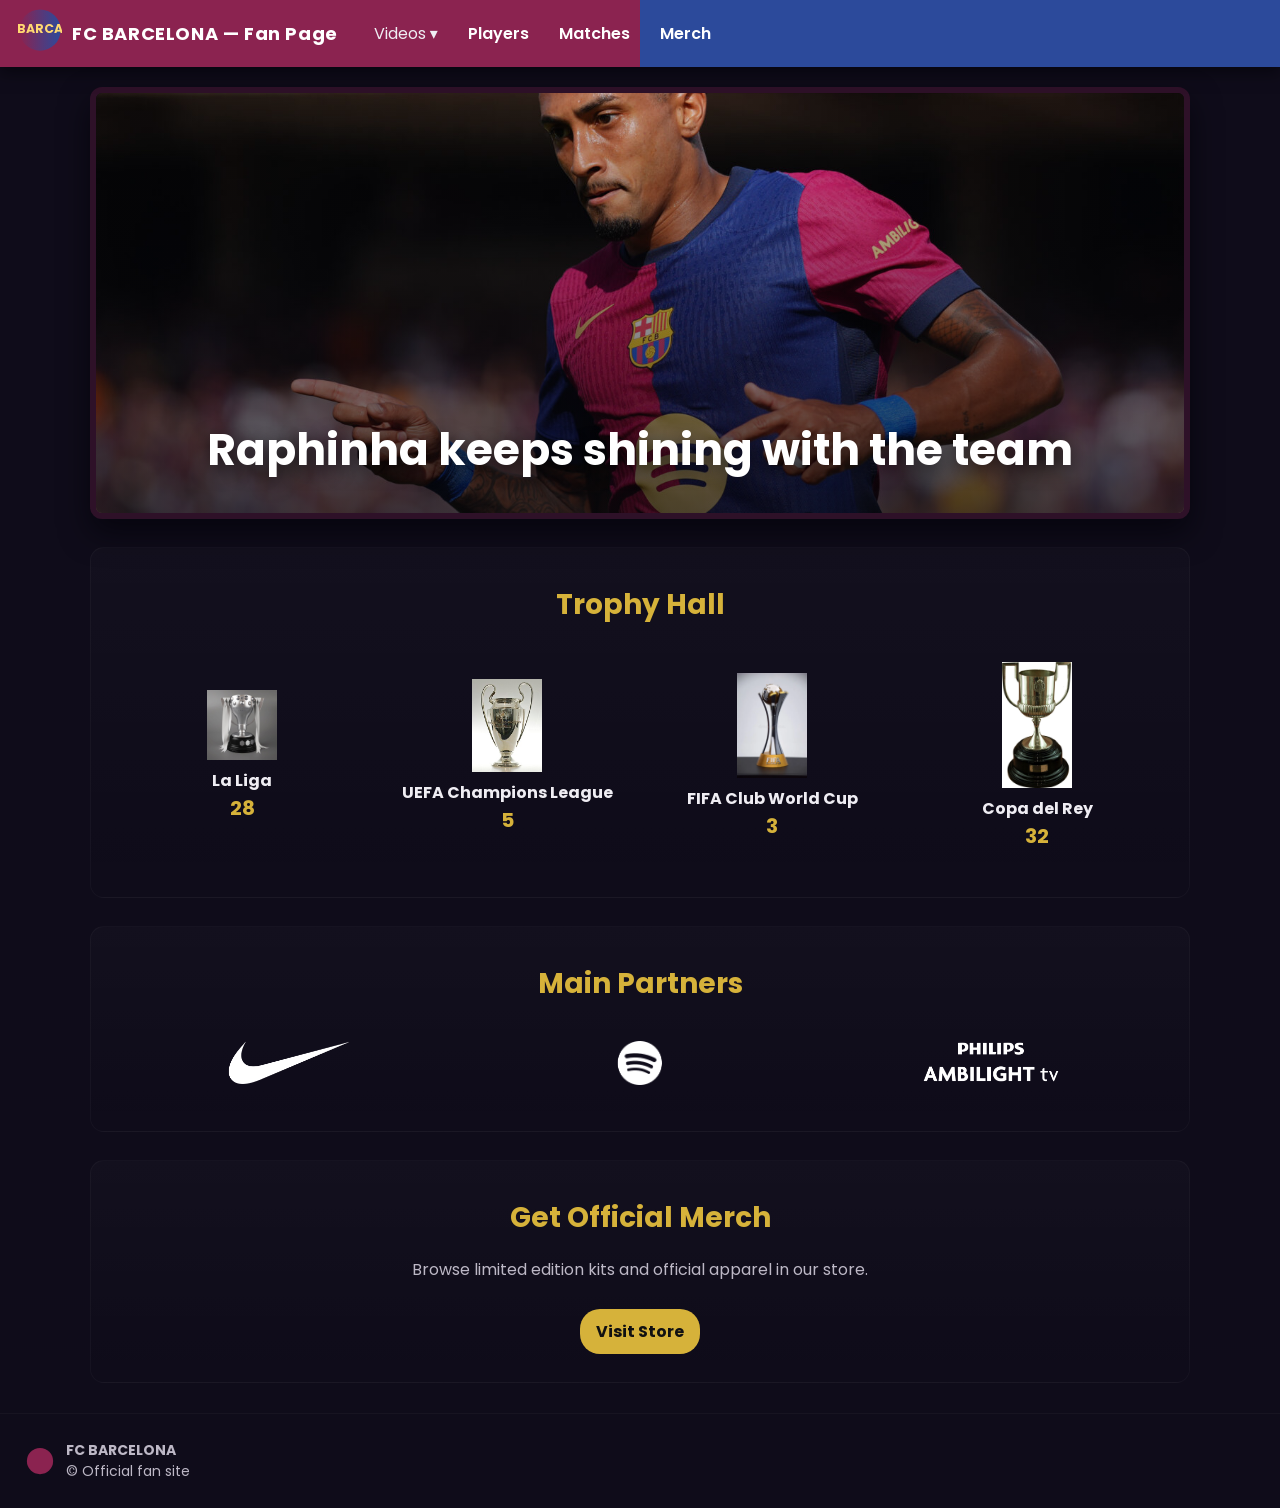
<file: index.html>
<!doctype html>
<html lang="en">
<head>
  <meta charset="utf-8" />
  <meta name="viewport" content="width=device-width,initial-scale=1" />
  <title>FC Fan Site — Home</title>
  <link rel="stylesheet" href="css/styles.css" />
  <link rel="icon" href="img/icon.png" />
</head>
<body>
  <header class="header" role="banner">
    <div class="logo" aria-hidden="false">
      <!-- Inline SVG logo (scalable) -->
      <a href="index.html" aria-label="Go to home page">
      <svg viewBox="0 0 64 64" xmlns="http://www.w3.org/2000/svg" aria-label="FC Logo">
        <defs>
          <linearGradient id="g" x1="0" x2="1">
            <stop offset="0" stop-color="#8b2350"/>
            <stop offset="1" stop-color="#2c4a9b"/>
          </linearGradient>
        </defs>
        <circle cx="32" cy="32" r="30" fill="url(#g)"/>
        <text x="32" y="37" text-anchor="middle" font-family="Poppins" font-weight="700" font-size="18" fill="#ffd971">BARCA</text>
      </svg>
      </a>
      <span class="brand">FC BARCELONA — Fan Page</span>
    </div>

    <nav class="nav" role="navigation" aria-label="Main">
      <div class="dropdown">
        <div class="drop-btn">Videos ▾</div>
        <div class="drop-menu" role="menu">
          <a href="404.html">Latest</a>
          <a href="404.html">Highlights</a>
        </div>
      </div>

      <a href="404.html">Players</a>
      <a href="404.html">Matches</a>
      <a href="store.html">Merch</a>
    </nav>

    <button class="mobile-toggle" id="mobileToggle" aria-expanded="false" aria-controls="mobileNav">☰</button>
  </header>

  <!-- mobile nav (hidden on desktop) -->
  <div class="mobile-nav" id="mobileNav" role="navigation" aria-label="Mobile">
    <a href="#videos">Videos</a>
    <a href="#players">Players</a>
    <a href="#matches">Matches</a>
    <a href="store.html">Merch</a>
  </div>

  <!-- HERO -->
  <main>
    <section class="hero" role="main" aria-labelledby="hero-title">
      <div class="hero-img" style="background-image:url('img/hero.jpg')">
        <div class="overlay">
          <h1 id="hero-title">Raphinha keeps shining with the team</h1>
        </div>
      </div>
    </section>

    <!-- Trophy hall -->
    <section class="section" id="trophy" aria-labelledby="trophy-h">
      <h2 class="h2" id="trophy-h">Trophy Hall</h2>
      <div class="trophy-grid">
        <div class="trophy">
          <img src="img/trophy1.jpg" alt="La Liga trophy">
          <div><strong>La Liga</strong></div>
          <div style="color:var(--gold);font-weight:700;font-size:20px">28</div>
        </div>
        <div class="trophy">
          <img src="img/trophy2.jpg" alt="UEFA trophy">
          <div><strong>UEFA Champions League</strong></div>
          <div style="color:var(--gold);font-weight:700;font-size:20px">5</div>
        </div>
        <div class="trophy">
          <img src="img/trophy3.webp" alt="FIFA club world cup">
          <div><strong>FIFA Club World Cup</strong></div>
          <div style="color:var(--gold);font-weight:700;font-size:20px">3</div>
        </div>
        <div class="trophy">
          <img src="img/trophy4.jpg" alt="Copa del Rey">
          <div><strong>Copa del Rey</strong></div>
          <div style="color:var(--gold);font-weight:700;font-size:20px">32</div>
        </div>
      </div>
    </section>

    <!-- Partners -->
    <section class="section" aria-labelledby="partners-h">
      <h2 class="h2" id="partners-h">Main Partners</h2>
      <div class="partners">
        <img src="img/nike.png" alt="Nike" style="height:44px"/>
        <img src="img/spotify.png" alt="Spotify" style="height:44px"/>
        <img src="img/philips.png" alt="Philips Ambilight" style="height:44px"/>
      </div>
    </section>

    <!-- small CTA row linking to store -->
    <section class="section" style="text-align:center;">
      <h2 class="h2">Get Official Merch</h2>
      <p style="color:var(--muted); margin-bottom:12px">Browse limited edition kits and official apparel in our store.</p>
      <a class="add-btn" href="store.html">Visit Store</a>
    </section>

    <footer class="footer">
      <div style="display:flex;align-items:center;gap:12px">
        <svg width="28" height="28" viewBox="0 0 64 64" aria-hidden="true"><circle cx="32" cy="32" r="30" fill="#8b2350"/></svg>
        <div><strong>FC BARCELONA</strong><div style="color:var(--muted)">© Official fan site</div></div>
      </div>
    </footer>
  </main>

  <script>
    // mobile toggle
    const toggle = document.getElementById('mobileToggle');
    const mobileNav = document.getElementById('mobileNav');
    toggle.addEventListener('click', () => {
      const open = mobileNav.style.display === 'block';
      mobileNav.style.display = open ? 'none' : 'block';
      toggle.setAttribute('aria-expanded', String(!open));
    });
  </script>
</body>
</html>
</file>
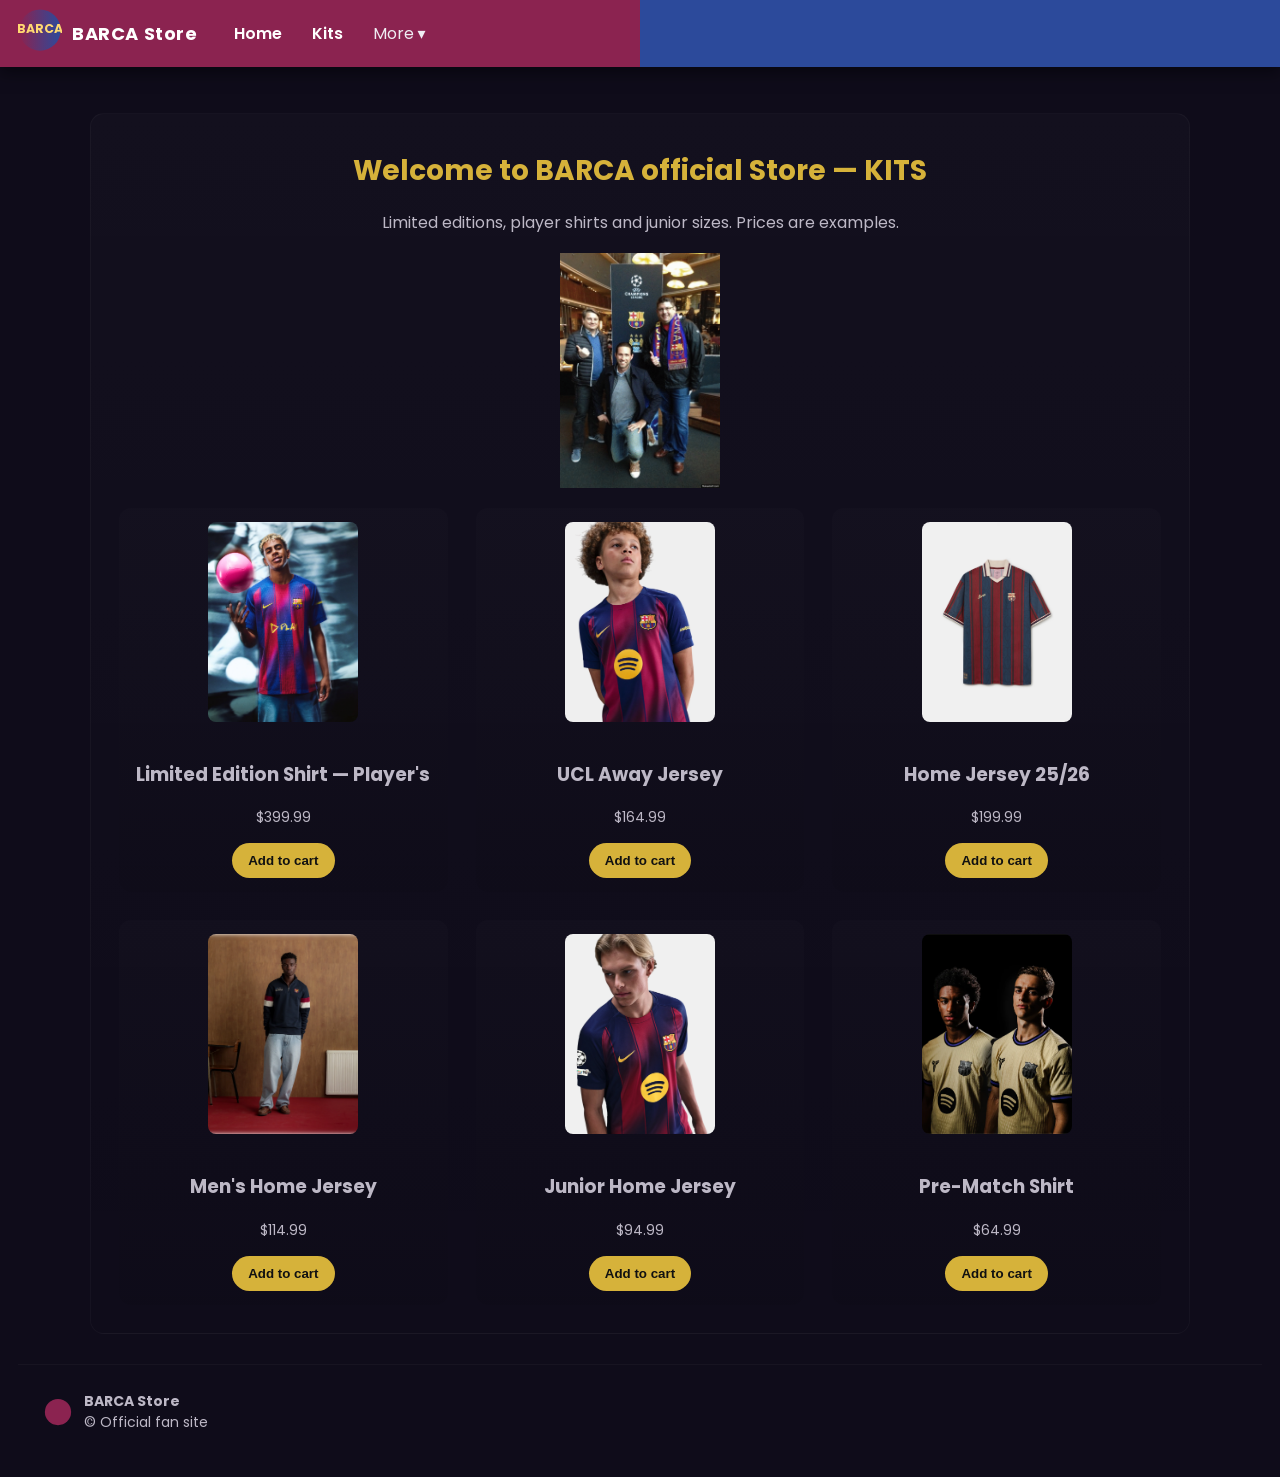
<file: store.html>
<!doctype html>
<html lang="en">
<head>
  <meta charset="utf-8" />
  <meta name="viewport" content="width=device-width,initial-scale=1" />
  <title>Barca Store — Kits</title>
  <link rel="stylesheet" href="css/styles.css" />
  <link rel="icon" href="img/icon.png" />
</head>
<body>
  <header class="header">
    <div class="logo">
      <!-- reuse same inline SVG logo -->
      <a href="index.html" aria-label="Go to home page">
      <svg viewBox="0 0 64 64" xmlns="http://www.w3.org/2000/svg" aria-hidden="true">
        <defs><linearGradient id="g2" x1="0" x2="1"><stop offset="0" stop-color="#8b2350"/><stop offset="1" stop-color="#2c4a9b"/></linearGradient></defs>
        <circle cx="32" cy="32" r="30" fill="url(#g2)"/>
        <text x="32" y="37" text-anchor="middle" font-family="Poppins" font-weight="700" font-size="18" fill="#ffd971">BARCA</text>
      </svg>
      </a>
      <span class="brand">BARCA Store</span>
    </div>

    <nav class="nav">
      <a href="index.html">Home</a>
      <a href="#kits">Kits</a>
      <div class="dropdown">
        <div class="drop-btn">More ▾</div>
        <div class="drop-menu">
          <a href="#kits">Kits</a>
          <a href="404.html">Accessories</a>
        </div>
      </div>
    </nav>
    <button class="mobile-toggle" id="mToggle">☰</button>
  </header>

  <div class="mobile-nav" id="mNav" style="display:none">
    <a href="index.html">Home</a><a href="#kits">Kits</a><a href="#accessories">Accessories</a>
  </div>

  <main style="padding:18px;">
    <section class="section" id="kits" aria-labelledby="kits-h">
      <h1 class="h2" id="kits-h">Welcome to BARCA official Store — KITS</h1>
      <p style="text-align:center; color:var(--muted); margin-bottom:18px">Limited editions, player shirts and junior sizes. Prices are examples.</p>

      <!-- animated gif placeholder -->
      <div style="text-align:center;margin-bottom:20px">
        <!-- Replace 'logo-anim.gif' with your own animated gif file -->
        <img src="img/logo-anim.gif" alt="Animated club logo" style="width:160px;margin:0 auto; display:block" />
      </div>

      <div class="store-grid" aria-live="polite">
        <!-- product cards: replace src and text -->
        <div class="card">
          <div>
            <img src="img/kit1.webp" alt="Limited edition kit">
            <h3 style="color:var(--muted); font-weight:700">Limited Edition Shirt — Player's</h3>
            <div style="color:var(--muted); font-size:14px; margin-top:6px">$399.99</div>
          </div>
          <div>
            <button class="add-btn">Add to cart</button>
          </div>
        </div>

        <div class="card">
          <div>
            <img src="img/kit2.webp" alt="Away jersey">
            <h3 style="color:var(--muted); font-weight:700">UCL Away Jersey</h3>
            <div style="color:var(--muted); font-size:14px; margin-top:6px">$164.99</div>
          </div>
          <div>
            <button class="add-btn">Add to cart</button>
          </div>
        </div>

        <div class="card">
          <div>
            <img src="img/kit3.webp" alt="Home jersey">
            <h3 style="color:var(--muted); font-weight:700">Home Jersey 25/26</h3>
            <div style="color:var(--muted); font-size:14px; margin-top:6px">$199.99</div>
          </div>
          <div>
            <button class="add-btn">Add to cart</button>
          </div>
        </div>

        <!-- more cards -->
        <div class="card">
          <div>
            <img src="img/kit4.webp" alt="Men's home">
            <h3 style="color:var(--muted); font-weight:700">Men's Home Jersey</h3>
            <div style="color:var(--muted); font-size:14px; margin-top:6px">$114.99</div>
          </div>
          <div>
            <button class="add-btn">Add to cart</button>
          </div>
        </div>

        <div class="card">
          <div>
            <img src="img/kit5.webp" alt="Junior kit">
            <h3 style="color:var(--muted); font-weight:700">Junior Home Jersey</h3>
            <div style="color:var(--muted); font-size:14px; margin-top:6px">$94.99</div>
          </div>
          <div>
            <button class="add-btn">Add to cart</button>
          </div>
        </div>

        <div class="card">
          <div>
            <img src="img/kit6.webp" alt="Pre-match shirt">
            <h3 style="color:var(--muted); font-weight:700">Pre-Match Shirt</h3>
            <div style="color:var(--muted); font-size:14px; margin-top:6px">$64.99</div>
          </div>
          <div>
            <button class="add-btn">Add to cart</button>
          </div>
        </div>

      </div>
    </section>

    <footer class="footer">
      <div style="display:flex; gap:12px; align-items:center">
        <svg width="28" height="28" viewBox="0 0 64 64" aria-hidden="true"><circle cx="32" cy="32" r="30" fill="#8b2350"/></svg>
        <div><strong>BARCA Store</strong><div style="color:var(--muted)">© Official fan site</div></div>
      </div>
    </footer>
  </main>

  <script>
    // mobile toggle for store page
    const mT = document.getElementById('mToggle');
    const mNav = document.getElementById('mNav');
    mT.addEventListener('click', () => {
      const open = mNav.style.display === 'block';
      mNav.style.display = open ? 'none' : 'block';
    });
  </script>
</body>
</html>
</file>
<file: css/styles.css>
/* styles.css - main styles for both pages */
@import url('https://fonts.googleapis.com/css2?family=Poppins:wght@300;400;600;700&display=swap');

:root{
  --bg:#0f0c1a;
  --accent1:#8b2350; /* maroon */
  --accent2:#2c4a9b; /* blue */
  --gold:#d6b23a;
  --muted:#bdb8c6;
  --card:#15121c;
}

*{box-sizing:border-box}
html,body{height:100%}
body{
  margin:0;
  font-family:'Poppins',system-ui,-apple-system,Segoe UI,Roboto,"Helvetica Neue",Arial;
  color:#efedf3;
  background: var(--bg);
  -webkit-font-smoothing:antialiased;
}

/* header / nav */
.header{
  position:sticky;
  top:0;
  z-index:40;
  background:linear-gradient(90deg,var(--accent1) 0 50%, var(--accent2) 50% 100%);
  padding:8px 18px;
  box-shadow:0 6px 14px rgba(2,2,6,0.5);
  display:flex;
  align-items:center;
  gap:18px;
}
.logo{
  display:flex;
  align-items:center;
  gap:10px;
}
.logo svg{height:44px;width:44px}
.brand{
  font-weight:700;
  font-size:18px;
  color:white;
  letter-spacing:0.6px;
}
.nav{
  margin-left:12px;
  display:flex;
  gap:18px;
  align-items:center;
  flex:1;
}
.nav a{
  color:#fff;
  text-decoration:none;
  padding:8px 6px;
  font-weight:600;
}
.nav .dropdown{
  position:relative;
}
.nav .drop-btn{
  display:inline-block;
  cursor:pointer;
  padding:8px 6px;
}
.nav .drop-menu{
  position:absolute;
  left:0;
  top:40px;
  background:var(--card);
  border-radius:8px;
  padding:8px;
  min-width:170px;
  box-shadow:0 10px 25px rgba(0,0,0,0.45);
  display:none;
}
.nav .drop-menu a{
  display:block;
  padding:8px 12px;
  color:var(--muted);
  text-decoration:none;
  border-radius:6px;
}
.nav .drop-menu a:hover{background:rgba(255,255,255,0.03); color:white}
.nav .dropdown:hover .drop-menu, .nav .dropdown:focus-within .drop-menu{display:block}

/* mobile toggle */
.mobile-toggle{
  display:none;
  margin-left:auto;
  background:transparent;
  border:0;color:white;font-size:22px;
}

/* hero */
.hero{
  margin:20px auto;
  max-width:1100px;
  border-radius:12px;
  overflow:hidden;
  box-shadow:0 14px 30px rgba(2,2,6,0.6);
  border:6px solid rgba(139,35,80,0.25);
}
.hero .hero-img{
  background-image:url('hero.jpg'); /* replace with your optimized image */
  background-size:cover;
  background-position:center;
  height:420px;
  position:relative;
}
.hero .overlay{
  position:absolute; inset:0;
  background:linear-gradient(to top, rgba(6,6,12,0.7), rgba(6,6,12,0.15));
  display:flex;
  align-items:flex-end;
  justify-content:center;
  padding:40px;
}
.hero h1{
  font-size:44px;
  margin:0;
  text-align:center;
  color:white;
  text-shadow:0 6px 18px rgba(0,0,0,0.6);
  line-height:1.05;
}

/* trophy hall */
.section{
  max-width:1100px;
  margin:28px auto;
  padding:28px;
  background:linear-gradient(180deg, rgba(255,255,255,0.02), rgba(255,255,255,0.00));
  border-radius:14px;
  border:1px solid rgba(255,255,255,0.03);
}
.trophy-grid{
  display:flex;
  gap:18px;
  justify-content:space-around;
  align-items:center;
  padding:18px 0;
}
.trophy{
  text-align:center;
  width:22%;
  min-width:120px;
}
.trophy img{width:70px;height:auto;display:block;margin:0 auto 8px}

/* partners */
.partners{
  display:flex;
  gap:18px;
  align-items:center;
  justify-content:space-around;
  padding:18px 0;
}

/* footer */
.footer{
  margin-top:30px;
  padding:26px;
  text-align:left;
  color:var(--muted);
  font-size:14px;
  border-top:1px solid rgba(255,255,255,0.03);
}

/* store grid page */
.store-grid{
  display:grid;
  grid-template-columns:repeat(3,1fr);
  gap:28px;
}
.card{
  background:linear-gradient(180deg, rgba(255,255,255,0.01), rgba(0,0,0,0.06));
  padding:14px;
  border-radius:12px;
  text-align:center;
  min-height:320px;
  display:flex;
  flex-direction:column;
  justify-content:space-between;
}
.card img{max-height:200px; width:auto; margin:0 auto 12px; border-radius:8px}
.add-btn{
  background:var(--gold);
  color:#111;
  padding:10px 16px;
  border-radius:20px;
  font-weight:700;
  border:0;
  cursor:pointer;
  display:inline-block;
  text-decoration:none;
  margin-top: 15px;
}

/* SVG trophy decorative */
.trophy-svg{width:36px;height:36px;vertical-align:middle}

.mobile-nav{
  display:none;
  position:absolute;
  left:8px;
  right:8px;
  top:68px;
  background:var(--card);
  border-radius:10px;
  padding:12px;
  box-shadow:0 10px 30px rgba(0,0,0,0.6);
  z-index:1000;
}
/* responsive */
@media (max-width:900px){
  .hero .hero-img{height:320px}
  .store-grid{grid-template-columns:repeat(2,1fr)}
  .trophy{width:32%}
}
@media (max-width:600px){
  .nav{display:none}
  .mobile-toggle{display:block}
  .mobile-nav{
    display:none;
    position:absolute;
    left:8px;
    right:8px;
    top:68px;
    background:var(--card);
    border-radius:10px;
    padding:12px;
    box-shadow:0 10px 30px rgba(0,0,0,0.6);
    z-index:1000;
  }
  .mobile-nav a{display:block;padding:10px;color:var(--muted); text-decoration:none}
  .hero .hero-img{height:260px}
  .store-grid{grid-template-columns:1fr}
}

/* little decorative underline for headings */
.h2{
  font-size:28px;
  color:var(--gold);
  text-align:center;
  margin:8px 0 18px;
  font-weight:700;
}
</file>
